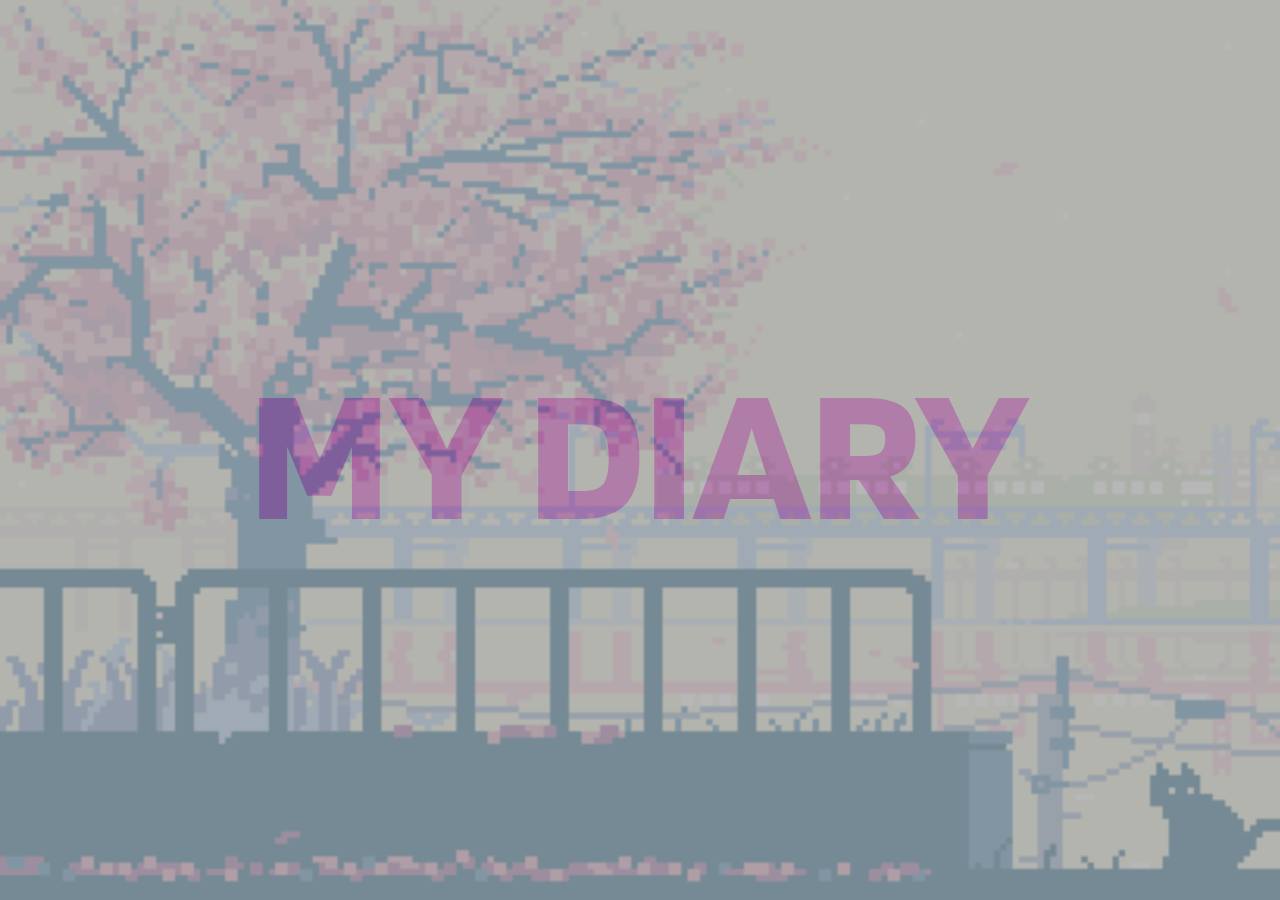
<file: index.html>
<!DOCTYPE html>
<html lang="en">

<head>
    <meta charset="UTF-8">
    <meta http-equiv="X-UA-Compatible" content="IE=edge">
    <meta name="viewport" content="width=device-width, initial-scale=1.0">
    <link rel="preconnect" href="https://fonts.googleapis.com">
    <link rel="preconnect" href="https://fonts.gstatic.com" crossorigin>
    <link href="https://fonts.googleapis.com/css2?family=Blinker:wght@400;600&family=Shrikhand&display=swap"rel="stylesheet">
    <link rel="stylesheet" href="./css/index.css">
    <link rel="shortcut icon" href="./image/icon_sakura.png" type="image/x-icon">
    <title>Welcome</title>
</head>

<body>
    <a class="landing_container" href="./html/home.html">
        <div class="background"></div>
        <div class="landing_topic">MY DIARY</div>
    </a>
</body>

</html>
</file>
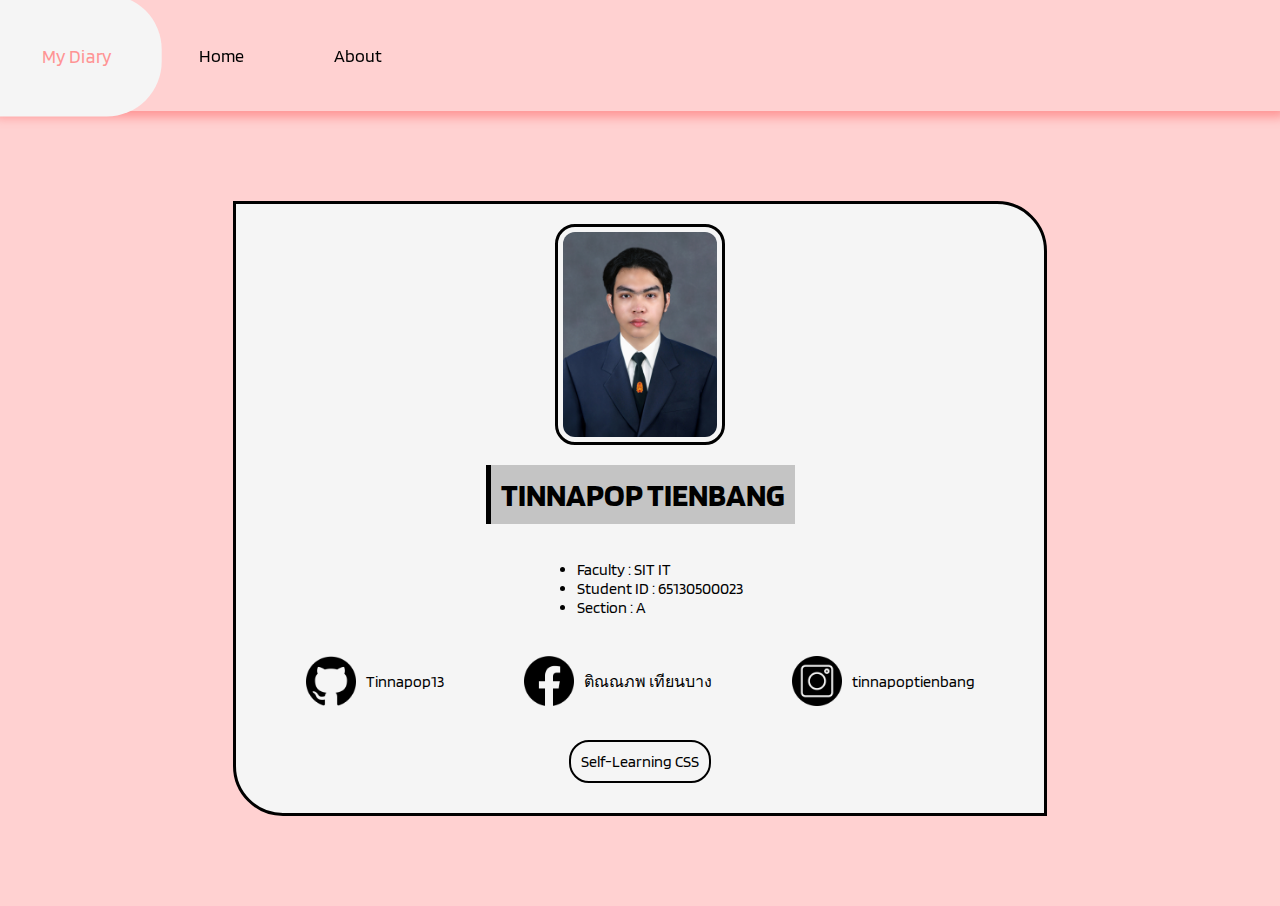
<file: html/about.html>
<!DOCTYPE html>
<html lang="en">
<head>
    <meta charset="UTF-8">
    <meta http-equiv="X-UA-Compatible" content="IE=edge">
    <meta name="viewport" content="width=device-width, initial-scale=1.0">
    <link rel="preconnect" href="https://fonts.googleapis.com">
    <link rel="preconnect" href="https://fonts.gstatic.com" crossorigin>
    <link href="https://fonts.googleapis.com/css2?family=Blinker:wght@400;600&family=Shrikhand&display=swap"rel="stylesheet">
    <link rel="stylesheet" href="../css/about.css">
    <link rel="shortcut icon" href="../image/icon_sakura.png" type="image/x-icon">
    <title>MY DIARY</title>
</head>
<body>

    <!-- navigation bar -->
    <div class="nav_container">
        <a href="../html/index.html" class="nav logo">My Diary</a>
        <a href="../html/home.html" class="nav">Home</a>
        <a href="../html/about.html" class="nav">About</a>
    </div>
    
    <!-- all content -->
    <div class="info_container">
        
        <img src="../image/BOAT.jpg" width="354px" height="472" class="profile_image">
        <h1>
           TINNAPOP TIENBANG 
        </h1>
        <ul>
            <li>Faculty : SIT IT</li>
            <li>Student ID : 65130500023</li>
            <li>Section : A</li>
        </ul>

        <div class="contact_container">
             <a class="contact_list git" href="https://github.com/Tinnapop13"><p>Tinnapop13</p></a>
             <a class="contact_list fb" href="https://www.facebook.com/profile.php?id=100025362337428"><p>ติณณภพ เทียนบาง</p></a>
             <a class="contact_list ig" href="https://www.instagram.com/tinnapoptienbang/"><p>tinnapoptienbang</p></a>
        </div>
        <a href="../html/code_explain.html" class="self_learning contact_list">Self-Learning CSS</a>
        
    </div>
    
</body>
</html>
</file>
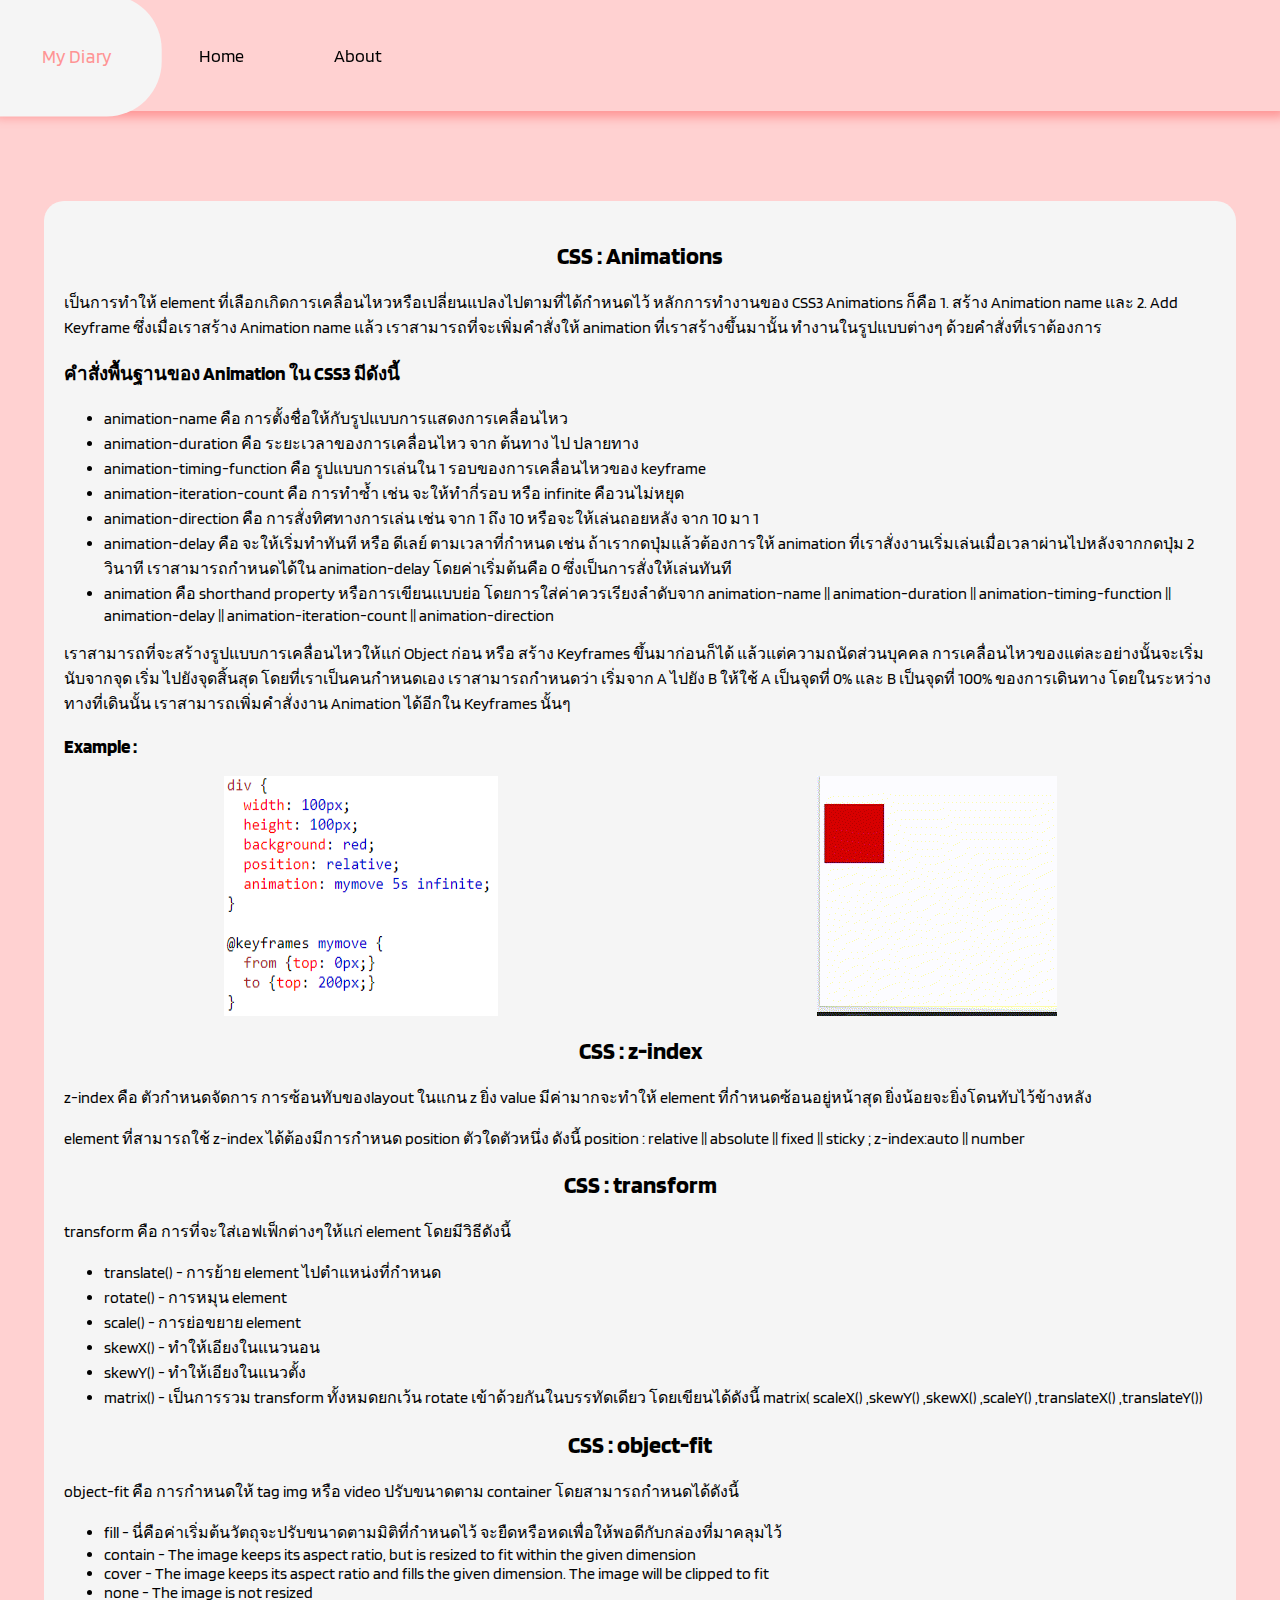
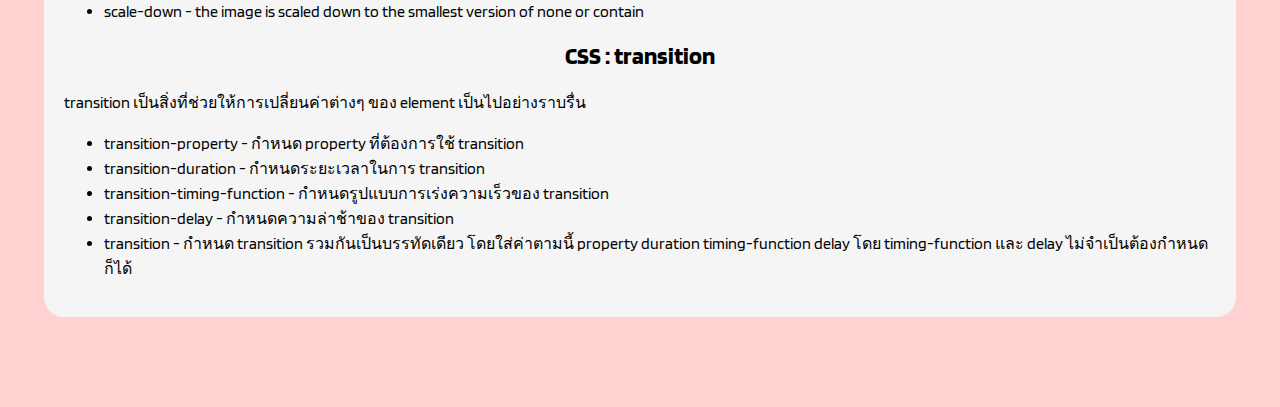
<file: html/code_explain.html>
<!DOCTYPE html>
<html lang="en">
<head>
    <meta charset="UTF-8">
    <meta http-equiv="X-UA-Compatible" content="IE=edge">
    <meta name="viewport" content="width=device-width, initial-scale=1.0">
    <link rel="preconnect" href="https://fonts.googleapis.com">
    <link rel="preconnect" href="https://fonts.gstatic.com" crossorigin>
    <link href="https://fonts.googleapis.com/css2?family=Blinker:wght@400;600&family=Shrikhand&display=swap"rel="stylesheet">
    <link rel="stylesheet" href="../css/code_explain.css">
    <link rel="shortcut icon" href="../image/icon_sakura.png" type="image/x-icon">
    <title>Home</title>
</head>
<body>
    <!-- navigation bar -->
    <div class="nav_container">
        <a href="../index.html" class="nav logo">My Diary</a>
        <a href="../html/home.html" class="nav">Home</a>
        <a href="../html/about.html" class="nav">About</a>
    </div>
    
   <div class="container">
        <div class="animation_section">
            <h2>CSS : Animations</h2>
            <p>เป็นการทำให้ element ที่เลือกเกิดการเคลื่อนไหวหรือเปลี่ยนแปลงไปตามที่ได้กำหนดไว้ หลักการทำงานของ CSS3 Animations ก็คือ 1. สร้าง Animation name และ 2. Add Keyframe ซึ่งเมื่อเราสร้าง Animation name แล้ว เราสามารถที่จะเพิ่มคำสั่งให้ animation ที่เราสร้างขึ้นมานั้น ทำงานในรูปแบบต่างๆ ด้วยคำสั่งที่เราต้องการ</p>
            <h3>คำสั่งพื้นฐานของ Animation ใน CSS3 มีดังนี้</h3>
            <ul>
                <li>animation-name คือ การตั้งชื่อให้กับรูปแบบการแสดงการเคลื่อนไหว</li>
                <li>animation-duration คือ ระยะเวลาของการเคลื่อนไหว จาก ต้นทาง ไป ปลายทาง</li>
                <li>animation-timing-function คือ รูปแบบการเล่นใน 1 รอบของการเคลื่อนไหวของ keyframe</li>
                <li>animation-iteration-count คือ การทำซ้ำ เช่น จะให้ทำกี่รอบ หรือ infinite คือวนไม่หยุด</li>
                <li>animation-direction คือ การสั่งทิศทางการเล่น เช่น จาก 1 ถึง 10 หรือจะให้เล่นถอยหลัง จาก 10 มา 1</li>
                <li>animation-delay คือ จะให้เริ่มทำทันที หรือ ดีเลย์ ตามเวลาที่กำหนด เช่น ถ้าเรากดปุ่มแล้วต้องการให้ animation ที่เราสั่งงานเริ่มเล่นเมื่อเวลาผ่านไปหลังจากกดปุ่ม 2 วินาที เราสามารถกำหนดได้ใน animation-delay โดยค่าเริ่มต้นคือ 0 ซึ่งเป็นการสั่งให้เล่นทันที</li>
                <li>animation คือ shorthand property หรือการเขียนแบบย่อ โดยการใส่ค่าควรเรียงลำดับจาก animation-name || animation-duration || animation-timing-function || animation-delay || animation-iteration-count || animation-direction</li>
            </ul>
            <p>เราสามารถที่จะสร้างรูปแบบการเคลื่อนไหวให้แก่ Object ก่อน หรือ สร้าง Keyframes ขึ้นมาก่อนก็ได้ แล้วแต่ความถนัดส่วนบุคคล การเคลื่อนไหวของแต่ละอย่างนั้นจะเริ่มนับจากจุด เริ่ม ไปยังจุดสิ้นสุด โดยที่เราเป็นคนกำหนดเอง เราสามารถกำหนดว่า เริ่มจาก A ไปยัง B ให้ใช้ A เป็นจุดที่ 0% และ B เป็นจุดที่ 100% ของการเดินทาง โดยในระหว่างทางที่เดินนั้น เราสามารถเพิ่มคำสั่งงาน Animation ได้อีกใน Keyframes นั้นๆ</p>
           <h3>Example : </h3>
           <div class="animation_example">
            <img src="../image/animation_code.jpg">
            <img src="../image/animation_example.gif">
           </div>
        </div>
        <div class="z-index_section">
           <h2>CSS : z-index</h2>
           <p>z-index คือ ตัวกำหนดจัดการ การซ้อนทับของlayout ในแกน z ยิ่ง value มีค่ามากจะทำให้ element ที่กำหนดซ้อนอยู่หน้าสุด ยิ่งน้อยจะยิ่งโดนทับไว้ข้างหลัง </p>
           <p>element ที่สามารถใช้ z-index ได้ต้องมีการกำหนด position ตัวใดตัวหนึ่ง ดังนี้

            position : relative || absolute || fixed || sticky ;
            z-index:auto || number</p>
        </div>
        <div class="transform_section">
            <h2>CSS : transform</h2>
            <p>transform คือ การที่จะใส่เอฟเฟ็กต่างๆให้แก่ element โดยมีวิธีดังนี้</p>
            <ul>
                <li>translate() - การย้าย element ไปตำแหน่งที่กำหนด</li>
                <li>rotate() - การหมุน element</li>
                <li>scale() - การย่อขยาย element</li>
                <li>skewX() - ทำให้เอียงในแนวนอน</li>
                <li>skewY() - ทำให้เอียงในแนวตั้ง</li>
                <li>matrix() - เป็นการรวม transform ทั้งหมดยกเว้น rotate เข้าด้วยกันในบรรทัดเดียว
                    โดยเขียนได้ดังนี้ matrix( scaleX() ,skewY() ,skewX() ,scaleY() ,translateX() ,translateY())
                </li>
            </ul>
        </div>
        <div class="object-fit_section">
            <h2>CSS : object-fit</h2>
            <p>object-fit คือ การกำหนดให้ tag img หรือ video ปรับขนาดตาม container โดยสามารถกำหนดได้ดังนี้</p>
            <ul>
                <li>fill - นี่คือค่าเริ่มต้นวัตถุจะปรับขนาดตามมิติที่กำหนดไว้ จะยืดหรือหดเพื่อให้พอดีกับกล่องที่มาคลุมไว้</li>
                <li>contain - The image keeps its aspect ratio, but is resized to fit within the given dimension</li>
                <li>cover - The image keeps its aspect ratio and fills the given dimension. The image will be clipped to fit</li>
                <li>none - The image is not resized</li>
                <li>scale-down - the image is scaled down to the smallest version of none or contain</li>
            </ul>
        </div>
        <div class="transition_section">
            <h2>CSS : transition</h2>
            <p>transition เป็นสิ่งที่ช่วยให้การเปลี่ยนค่าต่างๆ ของ element เป็นไปอย่างราบรื่น</p>
            <ul>
                <li>transition-property - กำหนด property ที่ต้องการใช้ transition</li>
                <li>transition-duration - กำหนดระยะเวลาในการ transition</li>
                <li>transition-timing-function - กำหนดรูปแบบการเร่งความเร็วของ transition</li>
                <li>transition-delay - กำหนดความล่าช้าของ transition</li>
                <li>transition - กำหนด transition รวมกันเป็นบรรทัดเดียว
                    โดยใส่ค่าตามนี้ property duration timing-function delay โดย timing-function และ delay ไม่จำเป็นต้องกำหนดก็ได้</li>
            </ul>
        </div>
     </div>
</body>
</html>
</file>
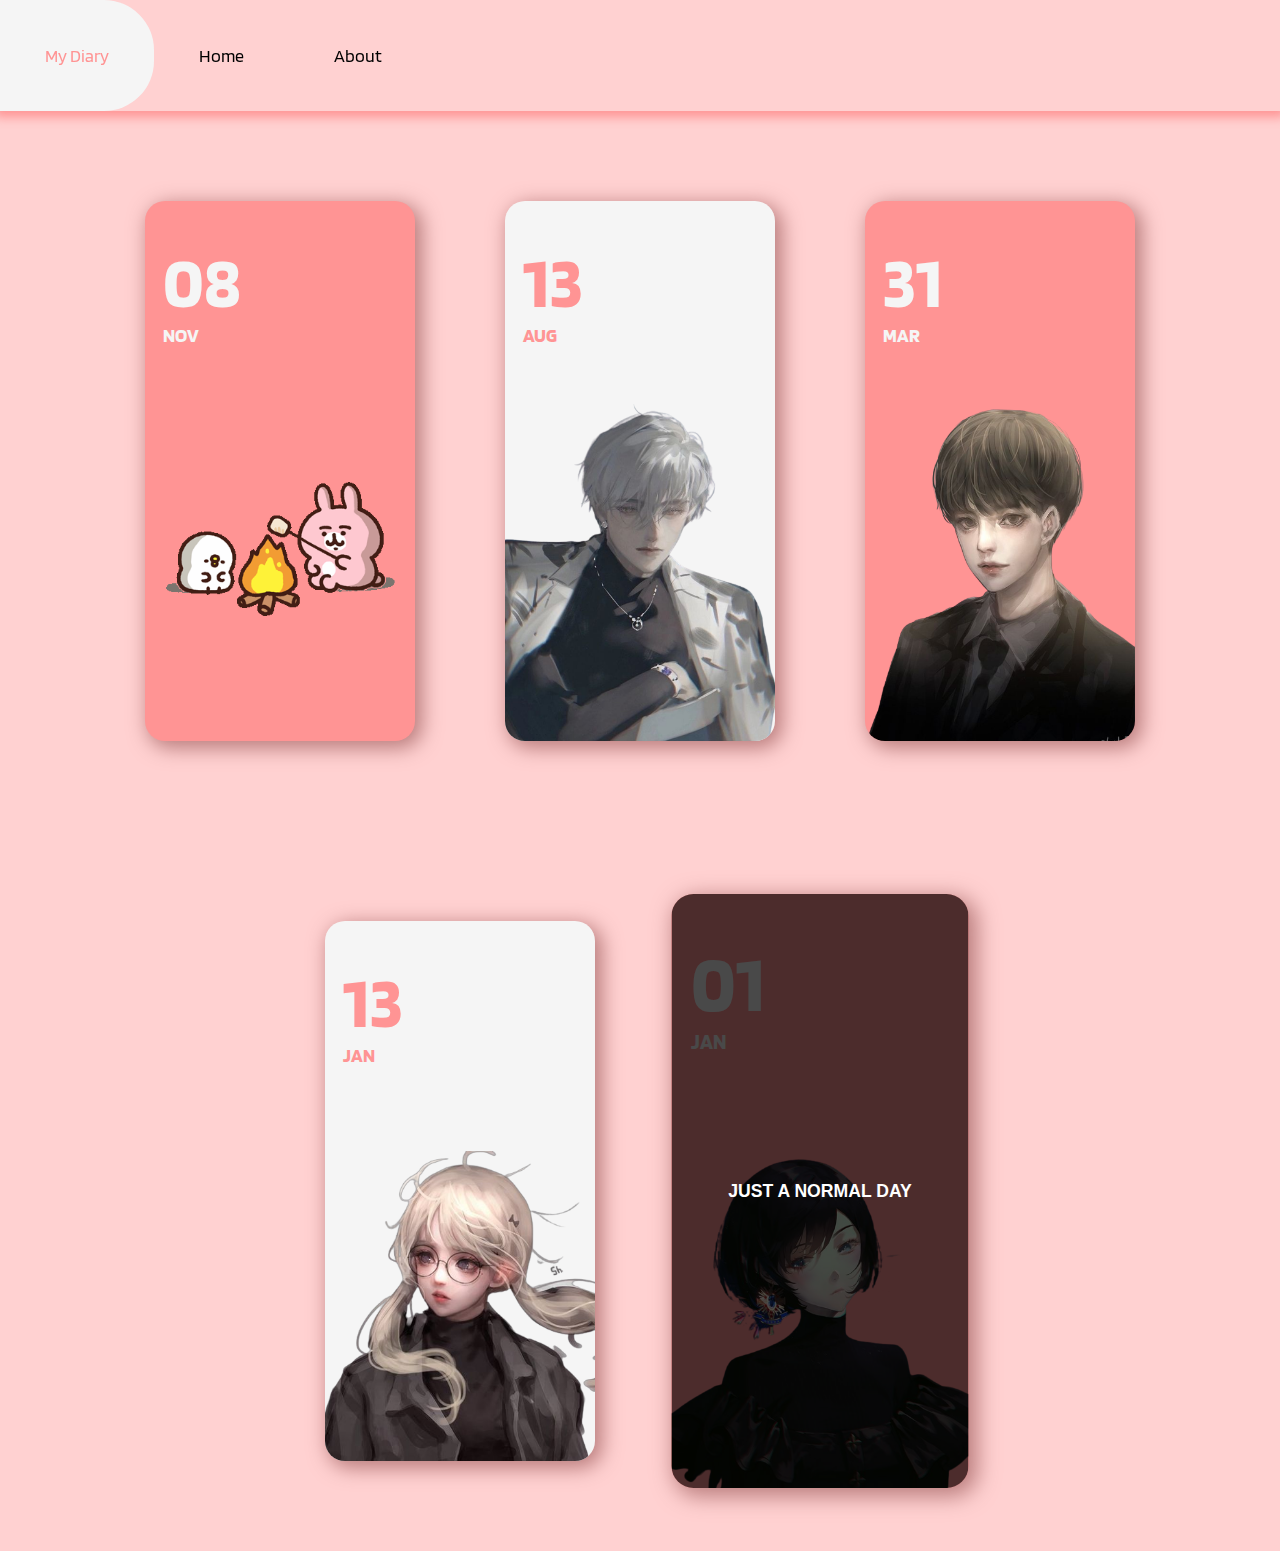
<file: html/home.html>
<!DOCTYPE html>
<html lang="en">
<head>
    <meta charset="UTF-8">
    <meta http-equiv="X-UA-Compatible" content="IE=edge">
    <meta name="viewport" content="width=device-width, initial-scale=1.0">
    <link rel="preconnect" href="https://fonts.googleapis.com">
    <link rel="preconnect" href="https://fonts.gstatic.com" crossorigin>
    <link href="https://fonts.googleapis.com/css2?family=Blinker:wght@400;600&family=Shrikhand&display=swap"rel="stylesheet">
    <link rel="stylesheet" href="../css/home.css">
    <link rel="shortcut icon" href="../image/icon_sakura.png" type="image/x-icon">
    <title>Home</title>
</head>
<body>
    <!-- navigation bar -->
    <div class="nav_container">
        <a href="../index.html" class="nav logo">My Diary</a>
        <a href="../html/home.html" class="nav">Home</a>
        <a href="../html/about.html" class="nav">About</a>
    </div>
    
    <!-- all content -->
    <div class="all_content">
        
        <!-- content card 1 -->
        <a class="content_type_1" href="../html/page_1.html">
           <h3 class="info_topic"><span class="date"> 08 </span> <br> NOV </h3>
           <img src="../image/a.gif" width="300px" height="300px" class="image_a">
           <div class="caption">
                OVERDOSE
            </div>
        </a>

        <!-- content card 2 -->
        <a class="content_type_2" href="../html/page_2.html">
            <h3 class="info_topic"><span class="date"> 13 </span> <br> AUG </h3>
            <img src="../image/b.png" width="300px" height="300px" class="image_b">
            <div class="caption">
                ON THE ROAD
            </div>
        </a>

        <!-- content card 3 -->
        <a class="content_type_1" href="../html/page_3.html">
            <h3 class="info_topic"><span class="date"> 31 </span> <br> MAR </h3>
            <img src="../image/c.png" width="300px" height="300px" class="image_c">
            <div class="caption">
                STRANGE DREAM
            </div>
        </a>

        <!-- content card 4 -->
        <a class="content_type_2" href="../html/page_4.html">
            <h3 class="info_topic"><span class="date"> 13 </span> <br> JAN </h3>
            <img src="../image/d.png" width="300px" height="300px" class="image_d">
            <div class="caption">
                OMEN
            </div>
        </a>

        <!-- content card 5 -->
        <a class="content_type_1" href="../html/page_5.html">
            <h3 class="info_topic"><span class="date"> 01 </span> <br> JAN </h3>
            <img src="../image/e.png" width="300px" height="300px" class="image_e">
            <div class="caption">
                JUST A NORMAL DAY
            </div>
        </a>
    </div>
</body>
</html>
</file>
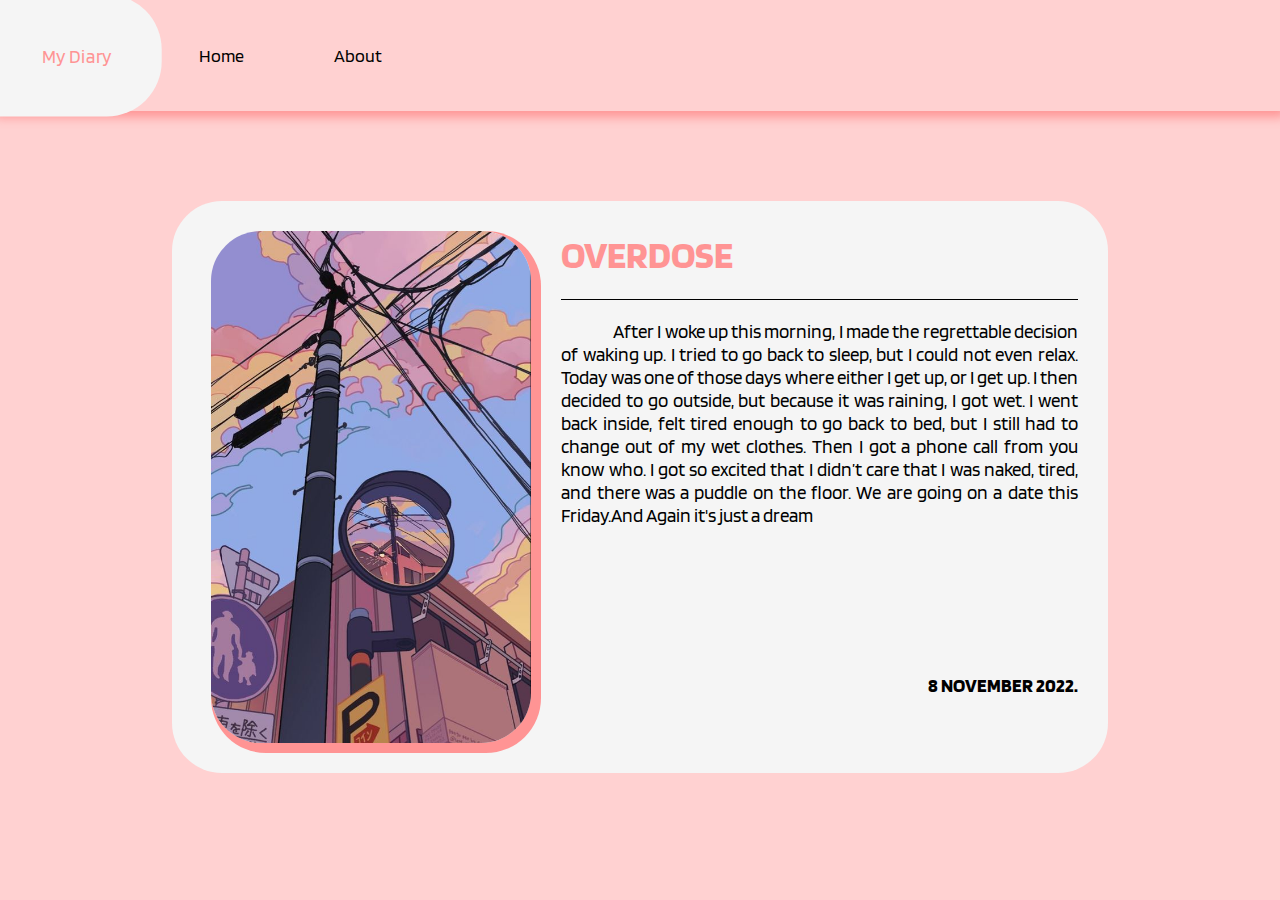
<file: html/page_1.html>
<!DOCTYPE html>
<html lang="en">
<head>
    <meta charset="UTF-8">
    <meta http-equiv="X-UA-Compatible" content="IE=edge">
    <meta name="viewport" content="width=device-width, initial-scale=1.0">
    <link rel="preconnect" href="https://fonts.googleapis.com">
    <link rel="preconnect" href="https://fonts.gstatic.com" crossorigin>
    <link href="https://fonts.googleapis.com/css2?family=Blinker:wght@400;600&family=Shrikhand&display=swap"rel="stylesheet">
    <link rel="stylesheet" href="../css/page.css">
    <link rel="shortcut icon" href="../image/icon_sakura.png" type="image/x-icon">
    <title>MY DIARY</title>
</head>
<body>
    <!-- navigation bar -->
    <div class="nav_container">
        <a href="../index.html" class="nav logo">My Diary</a>
        <a href="../html/home.html" class="nav">Home</a>
        <a href="../html/about.html" class="nav">About</a>
    </div>

    <!-- content -->
    <div class="grid_container">
        <img src="../image/1.jpg" width="564" height="1001" class="image">
        <h1 class="top">OVERDOSE</h1>
        <p class="par">After I woke up this morning, I made the regrettable decision of waking up. I tried to go back to sleep, but I could not even relax. Today was one of those days where either I get up, or I get up. I then decided to go outside, but because it was raining, I got wet. I went back inside, felt tired enough to go back to bed, but I still had to change out of my wet clothes. Then I got a phone call from you know who. I got so excited that I didn’t care that I was naked, tired, and there was a puddle on the floor. We are going on a date this Friday.And Again it's just a dream</p>
        <h3 class="bot">8 NOVEMBER 2022.</h3>
    </div>
</body>
</html>
</file>
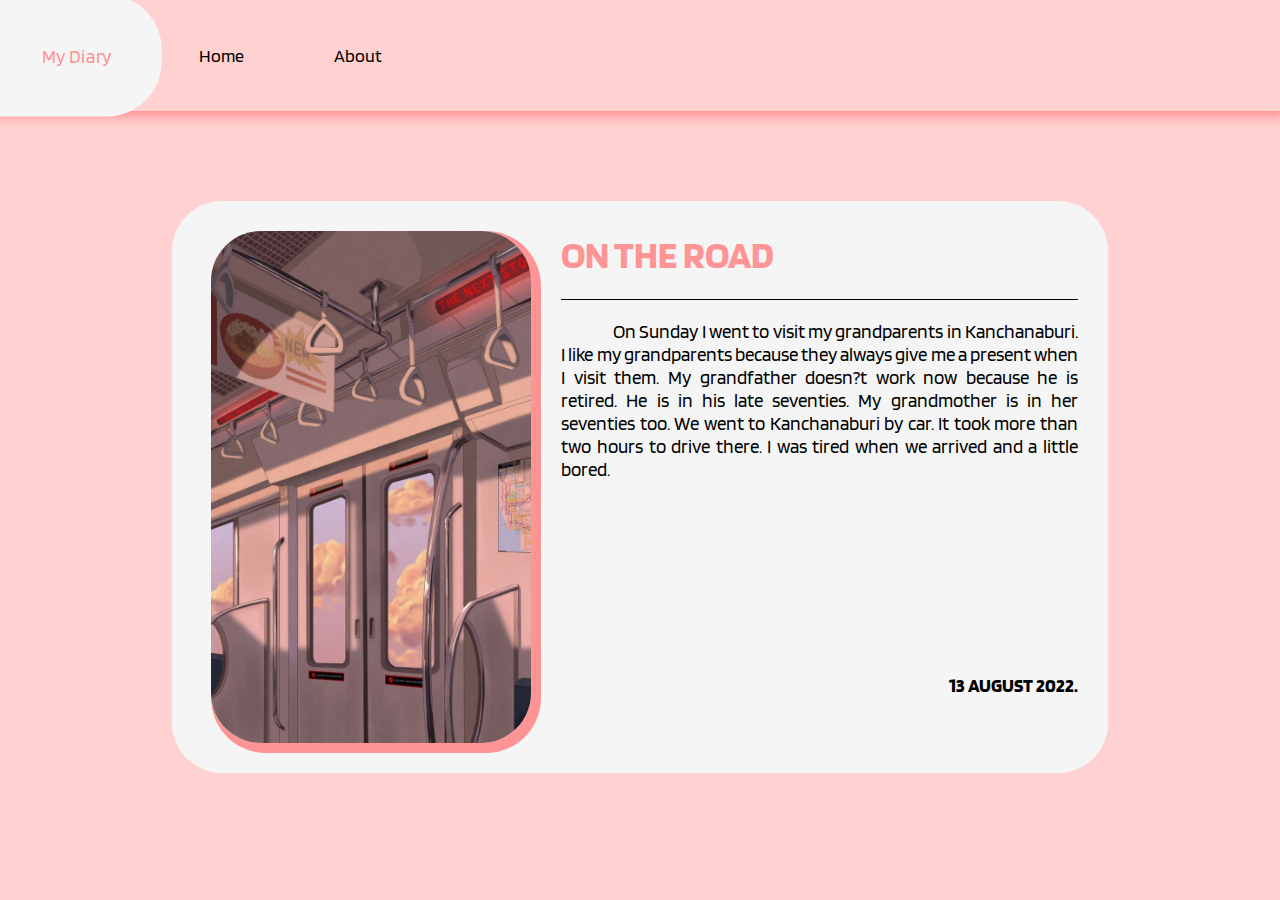
<file: html/page_2.html>
<!DOCTYPE html>
<html lang="en">
<head>
    <meta charset="UTF-8">
    <meta http-equiv="X-UA-Compatible" content="IE=edge">
    <meta name="viewport" content="width=device-width, initial-scale=1.0">
    <link rel="preconnect" href="https://fonts.googleapis.com">
    <link rel="preconnect" href="https://fonts.gstatic.com" crossorigin>
    <link href="https://fonts.googleapis.com/css2?family=Blinker:wght@400;600&family=Shrikhand&display=swap"rel="stylesheet">
    <link rel="stylesheet" href="../css/page.css">
    <link rel="shortcut icon" href="../image/icon_sakura.png" type="image/x-icon">
    <title>MY DIARY</title>
</head>
<body>
    <!-- navigation bar -->
    <div class="nav_container">
        <a href="../index.html" class="nav logo">My Diary</a>
        <a href="../html/home.html" class="nav">Home</a>
        <a href="../html/about.html" class="nav">About</a>
    </div>

    <!-- content -->
    <div class="grid_container">
        <img src="../image/2.jpg" width="564" height="1001" class="image">
        <h1 class="top">ON THE ROAD</h1>
        <p class="par">On Sunday I went to visit my grandparents in Kanchanaburi. I like my grandparents because they always give me a present when I visit them. My grandfather doesn?t work now because he is retired. He is in his late seventies. My grandmother is in her seventies too. We went to Kanchanaburi by car. It took more than two hours to drive there. I was tired when we arrived and a little bored.</p>
        <h3 class="bot">13 AUGUST 2022.</h3>
    </div>
</body>
</html>
</file>
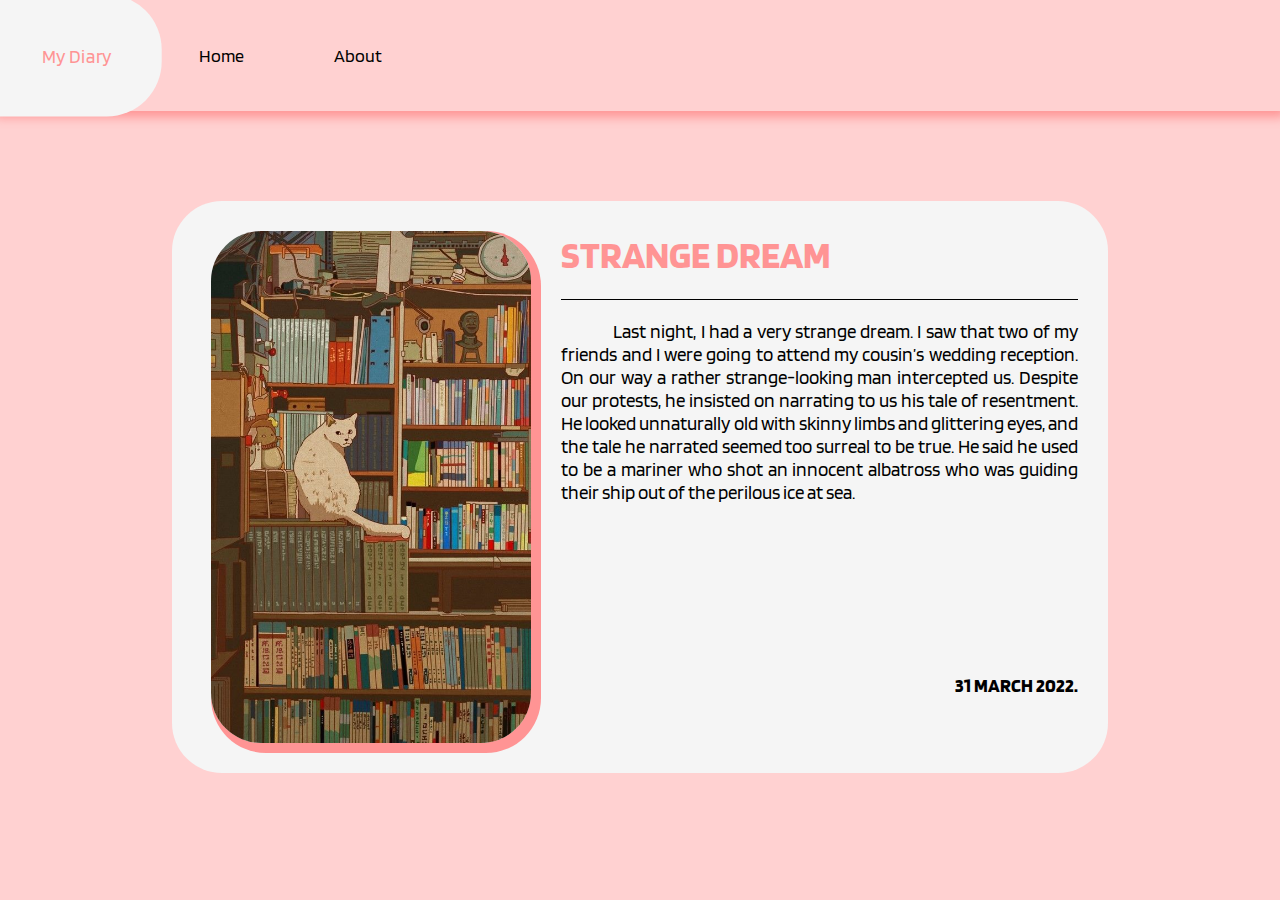
<file: html/page_3.html>
<!DOCTYPE html>
<html lang="en">
<head>
    <meta charset="UTF-8">
    <meta http-equiv="X-UA-Compatible" content="IE=edge">
    <meta name="viewport" content="width=device-width, initial-scale=1.0">
    <link rel="preconnect" href="https://fonts.googleapis.com">
    <link rel="preconnect" href="https://fonts.gstatic.com" crossorigin>
    <link href="https://fonts.googleapis.com/css2?family=Blinker:wght@400;600&family=Shrikhand&display=swap"rel="stylesheet">
    <link rel="stylesheet" href="../css/page.css">
    <link rel="shortcut icon" href="../image/icon_sakura.png" type="image/x-icon">
    <title>MY DIARY</title>
</head>
<body>
    <!-- navigation bar -->
    <div class="nav_container">
        <a href="../index.html" class="nav logo">My Diary</a>
        <a href="../html/home.html" class="nav">Home</a>
        <a href="../html/about.html" class="nav">About</a>
    </div>

    <!-- content -->
    <div class="grid_container">
        <img src="../image/3.jpg" width="564" height="1001" class="image">
        <h1 class="top">STRANGE DREAM</h1>
        <p class="par">Last night, I had a very strange dream. I saw that two of my friends and I were going to attend my cousin’s wedding reception. On our way a rather strange-looking man intercepted us. Despite our protests, he insisted on narrating to us his tale of resentment. He looked unnaturally old with skinny limbs and glittering eyes, and the tale he narrated seemed too surreal to be true. He said he used to be a mariner who shot an innocent albatross who was guiding their ship out of the perilous ice at sea.</p>
        <h3 class="bot">31 MARCH 2022.</h3>
    </div>
</body>
</html>
</file>
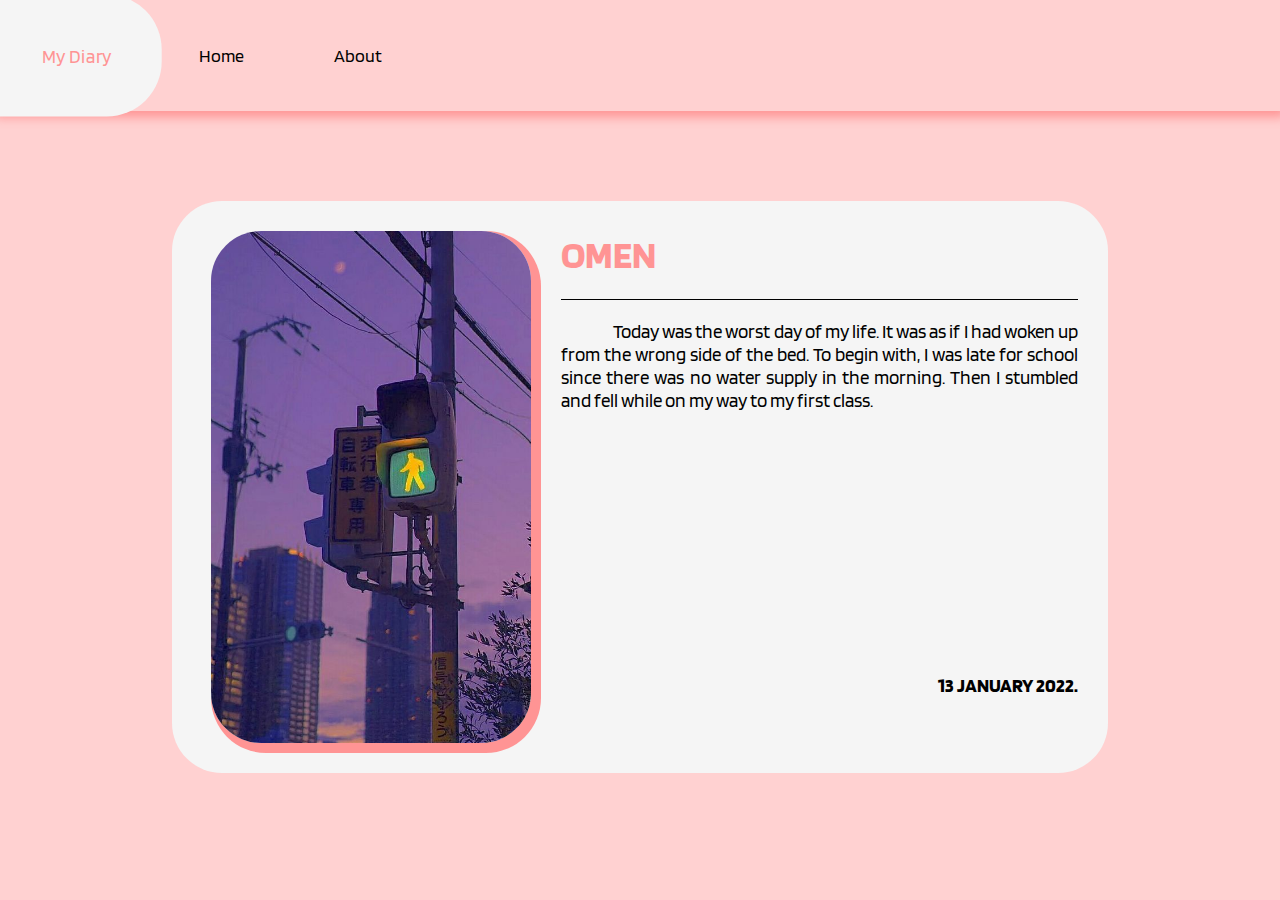
<file: html/page_4.html>
<!DOCTYPE html>
<html lang="en">
<head>
    <meta charset="UTF-8">
    <meta http-equiv="X-UA-Compatible" content="IE=edge">
    <meta name="viewport" content="width=device-width, initial-scale=1.0">
    <link rel="preconnect" href="https://fonts.googleapis.com">
    <link rel="preconnect" href="https://fonts.gstatic.com" crossorigin>
    <link href="https://fonts.googleapis.com/css2?family=Blinker:wght@400;600&family=Shrikhand&display=swap"rel="stylesheet">
    <link rel="stylesheet" href="../css/page.css">
    <link rel="shortcut icon" href="../image/icon_sakura.png" type="image/x-icon">
    <title>MY DIARY</title>
</head>
<body>
    <!-- navigation bar -->
    <div class="nav_container">
        <a href="../index.html" class="nav logo">My Diary</a>
        <a href="../html/home.html" class="nav">Home</a>
        <a href="../html/about.html" class="nav">About</a>
    </div>

    <!-- content -->
    <div class="grid_container">
        <img src="../image/4.jpg" width="564" height="1001" class="image">
        <h1 class="top">OMEN</h1>
        <p class="par">Today was the worst day of my life. It was as if I had woken up from the wrong side of the bed. To begin with, I was late for school since there was no water supply in the morning. Then I stumbled and fell while on my way to my first class.</p>
        <h3 class="bot">13 JANUARY 2022.</h3>
    </div>
</body>
</html>
</file>
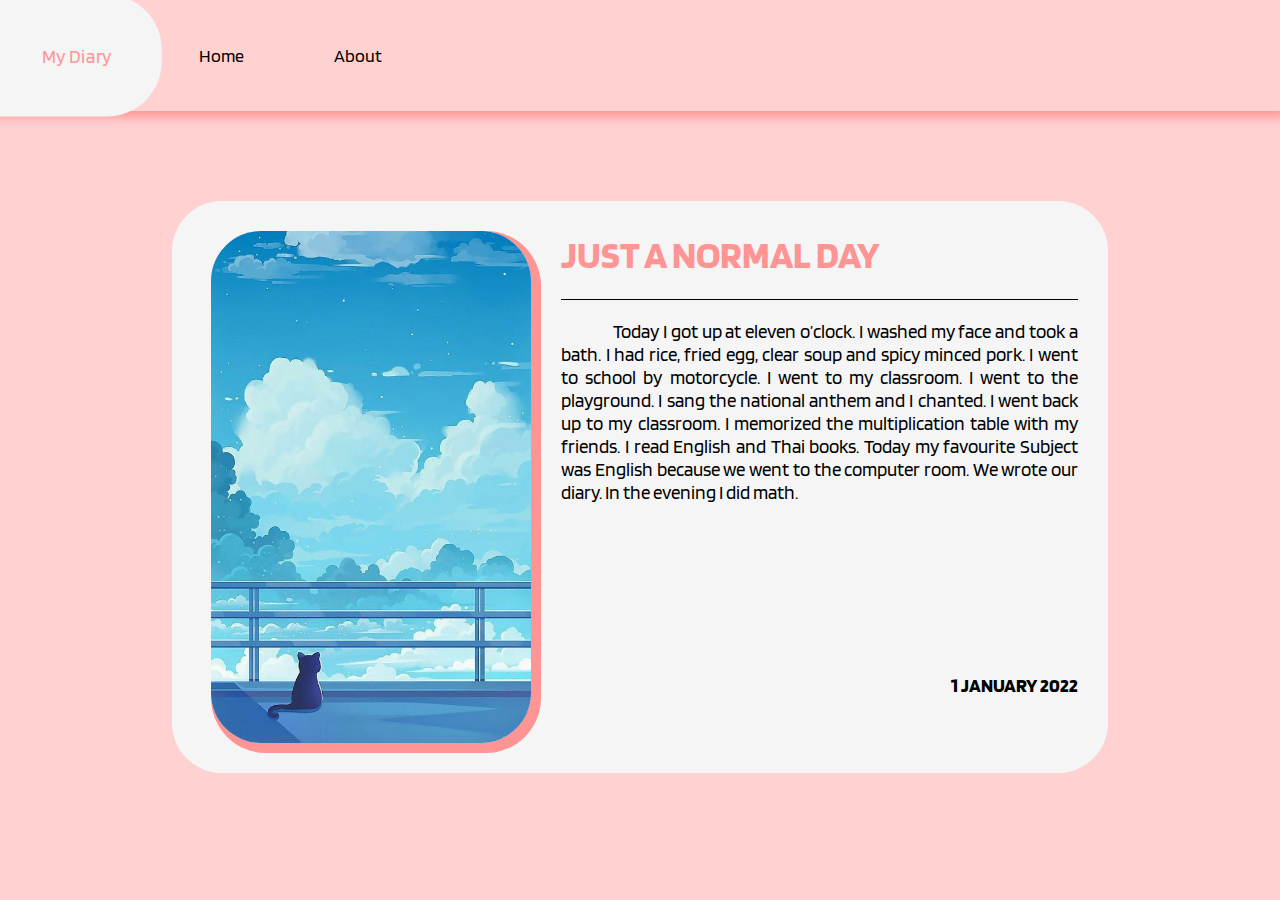
<file: html/page_5.html>
<!DOCTYPE html>
<html lang="en">
<head>
    <meta charset="UTF-8">
    <meta http-equiv="X-UA-Compatible" content="IE=edge">
    <meta name="viewport" content="width=device-width, initial-scale=1.0">
    <link rel="preconnect" href="https://fonts.googleapis.com">
    <link rel="preconnect" href="https://fonts.gstatic.com" crossorigin>
    <link href="https://fonts.googleapis.com/css2?family=Blinker:wght@400;600&family=Shrikhand&display=swap"rel="stylesheet">
    <link rel="stylesheet" href="../css/page.css">
    <link rel="shortcut icon" href="../image/icon_sakura.png" type="image/x-icon">
    <title>MY DIARY</title>
</head>
<body>
    <!-- navigation bar -->
    <div class="nav_container">
        <a href="../index.html" class="nav logo">My Diary</a>
        <a href="../html/home.html" class="nav">Home</a>
        <a href="../html/about.html" class="nav">About</a>
    </div>
    
    <!-- content -->
    <div class="grid_container">
        <img src="../image/5.jpg" width="564" height="1001" class="image">
        <h1 class="top">JUST A NORMAL DAY</h1>
        <p class="par">Today I got up at eleven o’clock. I washed my face and took a bath. I had rice, fried egg, clear soup and spicy minced pork. I went to school by motorcycle. I went to my classroom. I went to the playground. I sang the national anthem and I chanted. I went back up to my classroom. I memorized the multiplication table with my friends. I read English and Thai books. Today my favourite Subject was English because we went to the computer room. We wrote our diary. In the evening I did math. </p>
        <h3 class="bot">1 JANUARY 2022</h3>
    </div>
</body>
</html>
</file>
<file: css/index.css>
/* CSS file for : index.html */
body {
    margin: 0;
    padding: 0;
    font-family: 'Blinker', sans-serif;
    transition: all ease-in-out 3s;
}

.landing_container {
    display: flex;
    flex-direction: column;
    justify-content: center;
    align-items: center;
    text-decoration: none;
    background-color: rgba(0, 0, 0, 0.4);
    height: 100vh;
    width: 100%;
}

.background {
    content: "";
    background-image: url(../image/landing_bg.gif);
    opacity: 0.3;
    height: 100vh;
    width: 100%;
    background-repeat: no-repeat;
    background-size: cover;
    background-position-y: center;
    background-attachment: fixed;
    position: absolute;
    top: 0;
    left: 0;
}

.landing_topic {
    font-size: 15vw;
    font-weight: bold;
    color: rgb(146, 74, 142);
    text-decoration: none;
    margin: 0;
    text-align: center;
}

.landing_container:focus {
    animation: next_page ease 3s;
}

@keyframes next_page {
    0% {
        opacity: 1;
    }
    100% {
        opacity: 0;
    }
}
</file>
<file: css/about.css>
/* CSS file for : about.html */
body{
    background-color: #FFD1D1;
    font-family: 'Blinker', sans-serif;
    margin: 0;
    animation: fade ease-in-out 3s;
}

.nav_container{
    display: flex;
    background-color: #FFD1D1;
    box-shadow: 0px 1px 10px 5px #FF9494;
    position: sticky;
    top: 0;
    left: 0;
    z-index: 2;
    animation: slideY ease-in-out 2s;
}

.nav{
    text-decoration: none;
    color: black;
    font-size: 1.1em;
    padding: 5vh 5vh;
    transition: all ease 1s;
}

.nav:hover{
    transform: scale(1.1);
}

.logo{
    background-color:whitesmoke;
    color: #FF9494;
    border-radius: 0 50px 50px 0;
}

.info_container{
    display: flex;
    flex-direction: column;
    justify-content: center;
    align-items: center;
    flex-wrap: wrap;
    margin: 10vh auto;
    padding: 20px;
    width: 60vw;
    overflow: hidden;
    background-color: whitesmoke;
    border-top-right-radius: 50px;
    border-bottom-left-radius: 50px;
    border: 3px solid black;
}



.info_container h1{
    margin: 20px;
    text-align: center;
    padding: 10px;
    border-left: 5px black solid;
    background-color: rgba(0, 0, 0, 0.2);
}

.profile_image{
    border-radius: 20px;
    padding: 5px;
    width: 20%;
    height: 20%;
    border: 3px solid black;

}

.contact_container{
    display: flex;
    flex-wrap: wrap;
    flex-direction: row;
    justify-content: start;
    align-items: center;
}

.contact_list{
    display: flex;
    align-items: center;
    justify-content: center;
    margin: 10px 30px;
    padding: 10px;
    padding-left: 70px;
    text-decoration: none;
    color: #000;
    border-radius: 20px;
    transition: all ease 0.5s;
    background-size: 50px;
    background-repeat: no-repeat;
    background-position: left center;
    background-position-x: 10px;
}

.contact_list:hover{
    color: white;
    background-color: black ; 
   
}

.self_learning{
    padding-left: 10px;
    border: 2px solid black;
}

.git{
    background-image: url(../image/git.png);
}
.git:hover{
    background-image: url(../image/git_hover.png);
}
.fb{
    background-image: url(../image/face_icon.webp);
}
.fb:hover{
    background-image: url(../image/face_icon_hover.png);
}
.ig{
    background-image: url(../image/ig_icon.png);
}
.ig:hover{
    background-image: url(../image/ig_icon_hover.png);
}

@media (max-width:425px) {
    .profile_image{  
        width: 40%;
        height: 40%;
    }
    
}

@media  screen and (max-width:375px) {
    .info_container h1{
        margin: 20px 0;
        align-self: flex-start;
    }
    .contact_container{
        justify-content: start;
    }

  
    
    .contact_list{
        align-items: flex-start;
        margin: 10px 0;
    }
    
    
}
</file>
<file: css/code_explain.css>
body{
    background-color: #FFD1D1;
    font-family: 'Blinker', sans-serif;
    margin: 0;
    animation: fade ease-in-out 3s;
}

.nav_container{
    display: flex;
    background-color: #FFD1D1;
    box-shadow: 0px 1px 10px 5px #FF9494;
    position: sticky;
    top: 0;
    left: 0;
    z-index: 2;
    animation: slideY ease-in-out 2s;
}

.nav{
    text-decoration: none;
    color: black;
    font-size: 1.1em;
    padding: 5vh 5vh;
    transition: all ease 1s;
}

.nav:hover{
    transform: scale(1.1);
}

.logo{
    background-color:whitesmoke;
    
    color: #FF9494;
    border-radius: 0 50px 50px 0;
}
.container{
    background-color: whitesmoke;
    width: 90vw;
    height: auto;
    margin: 10vh auto;
    padding: 20px;
    border-radius: 20px;
}
.container h2{
    text-align: center;
}

.animation_example{
    display: flex;
    flex-wrap: wrap;
    flex-direction: row;
    justify-content: space-around;
    
}
</file>
<file: css/home.css>
/* CSS file for : home.html */
body {
    background-color: #FFD1D1;
    font-family: 'Blinker', sans-serif;
    margin: 0;
    animation: fade ease-in-out 3s;
}

.nav_container {
    display: flex;
    background-color: #FFD1D1;
    box-shadow: 0px 1px 10px 5px #FF9494;
    position: sticky;
    top: 0;
    left: 0;
    z-index: 2;
    animation: slideY ease-in-out 2s;
}

.nav {
    text-decoration: none;
    color: black;
    font-size: 1.1em;
    padding: 5vh 5vh;
    transition: all ease 1s;
}

.nav:hover {
    transform: scale(1.1);
}

.logo {
    background-color: whitesmoke;

    color: #FF9494;
    border-radius: 0 50px 50px 0;
}

.info_topic {
    position: absolute;
    padding: 2vh;
}
a img{
  object-fit: cover;
  width: auto;
  height: auto;
  position: relative;
}
.date {
    font-size: 8vh;
}

.image_a {
    top: 30vh;
}

.image_b {
    top: 20vh;
}

.image_c {
    top: 23vh;
}

.image_d {
    top: 25.5vh;
}

.image_e {
    top: 25vh;
}

.all_content {
    display: flex;
    justify-content: center;
    align-items: center;
    flex-wrap: wrap;
    animation: slideX ease-in-out 2s;
}

.content_type_1 {
    display: flex;
    flex-direction: column;
    justify-items: end;
    height: 60vh;
    width: 30vh;
    color: whitesmoke;
    border-radius: 20px;
    background-color: #FF9494;
    box-shadow: 5px 5px 20px 2px #b97c7c;
    margin: 10vh 5vh;
    overflow: hidden;
    transition: all ease 1s;
}
.caption{
    box-sizing: border-box;
    display: flex;
    position: absolute;
    justify-content: center;
    align-items: center;
    top: 0; 
    left: 0;
    text-align: center;
    font-family:'Kdam Thmor Pro', sans-serif;
    font-size: 1em;
    font-weight: bold;
    background-color: rgba(0, 0, 0, 0.7);
    color: white;
    visibility: none; 
    opacity: 0;
    z-index: 2;
  }
.content_type_1:hover .caption,.content_type_2:hover .caption{
    visibility: visible;
    opacity: 1;
    height: 100%;
    width: 100%;
    transition: all ease .75s;
  }

.content_type_1:hover,
.content_type_2:hover {
    transform: scale(1.1);
    cursor: pointer;
}

.content_type_2 {
    display: flex;
    height: 60vh;
    width: 30vh;
    flex-direction: column;
    justify-items: end;
    color: #FF9494;
    border-radius: 20px;
    background-color: whitesmoke;
    box-shadow: 5px 5px 20px 2px #b97c7c;
    margin: 10vh 5vh;
    overflow: hidden;
    transition: all ease .75s;
}

@keyframes fade {
    0% {
        opacity: 0;
    }
    100% {
        opacity: 1;
    }
}

@keyframes slideX {
    0% {
        transform: translateX(-100vh);
    }
    100% {
        transform: translateX(0vh)
    }
}

@keyframes slideY {
    0% {
        transform: translateY(-100vh);
    }
    100% {
        transform: translateY(0vh)
    }
}
</file>
<file: css/page.css>
/* CSS file for : page_1.html ,page_2.html ,page_3.html ,page_4.html ,page_5.html */
body{
    background-color: #FFD1D1;
    font-family: 'Blinker', sans-serif;
    margin: 0;
    animation: fade ease-in-out 3s;
}

.nav_container{
    display: flex;
    background-color: #FFD1D1;
    box-shadow: 0px 1px 10px 5px #FF9494;
    position: sticky;
    top: 0;
    left: 0;
    z-index: 2;
    animation: slideY ease-in-out 2s;
}

.nav{
    text-decoration: none;
    color: black;
    font-size: 1.1em;
    padding: 5vh 5vh;
    transition: all ease 1s;
}

.nav:hover{
    transform: scale(1.1);
}

.logo{
    background-color:whitesmoke;
    color: #FF9494;
    border-radius: 0 50px 50px 0;
}


.grid_container{ 
    width: 70%;
    height: 70%; 
    margin: 10vh auto;
    padding: 20px;
    border-radius: 50px;
    display: grid;
    grid-template-columns: 1fr 1.5fr;
    grid-template-rows: 0.5fr 2fr 0.5fr;
    gap: 0 .1em;
    grid-auto-flow: row;
    grid-template-areas:
      "pic top"
      "pic par"
      "pic bot";
    overflow: hidden;
    background-color: whitesmoke;
  }

.grid_container *{
    margin: 10px;
}
.image{
    grid-area: pic;
    box-shadow: 5px 5px 0px 5px #FF9494;
    border-radius: 50px;
    width: 25vw;
    height: 40vw;
    object-fit: cover;
    align-self: center;
    justify-self: center;
  }

.top{
    grid-area: top;
    border-bottom: 1px solid black ;
    font-size: 3vw;
    color: #FF9494;
}
.par{
    grid-area: par;
    font-size: 1.5vw;
    text-indent: 10%;
    text-align: justify;

  }
.bot{
    grid-area: bot;
    text-align: end;
  }

@keyframes fade {
    0%{
      opacity: 0;
    }
    100%{
      opacity: 1;
    }
}


@keyframes slideX {
    0%{
      transform: translateX(-100vh);
    }
    100%{
      transform: translateX(0vh)
    }
    
}

@keyframes slideY {
    0%{
      transform: translateY(-100vh);
    }
    100%{
      transform: translateY(0vh)
    }
    
}

@media screen and (max-width:700px) {
    .grid_container{
      grid-template-columns: 1.5fr;
      grid-template-rows: 3fr 0.5fr 2fr 0.5fr;
      grid-template-areas:
      "pic"
      "top"
      "par"
      "bot";
    }
    .top{
      font-size: 5vw;

    }
    .par{
      font-size: 2.5vw;
    }

    .image{
      width: 50vw ;
      height: 50vw;
    }


  
}
</file>
